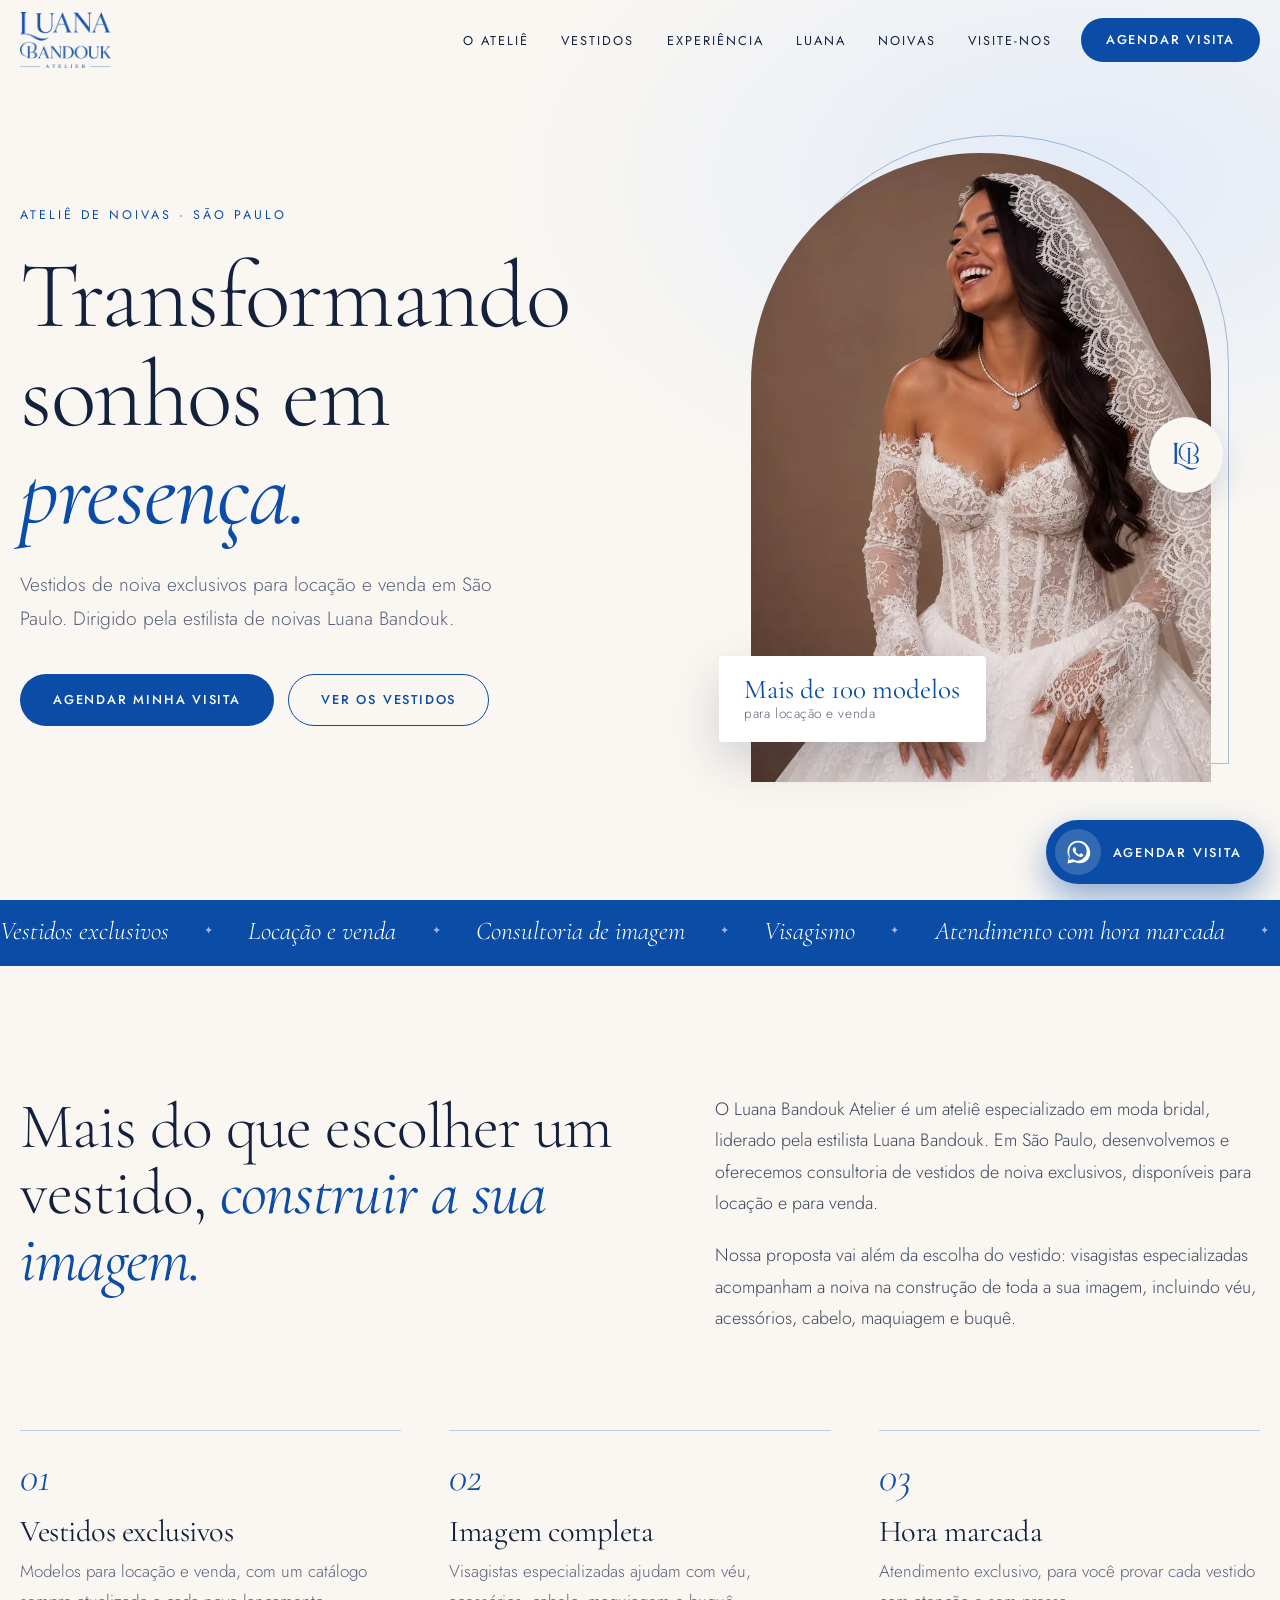
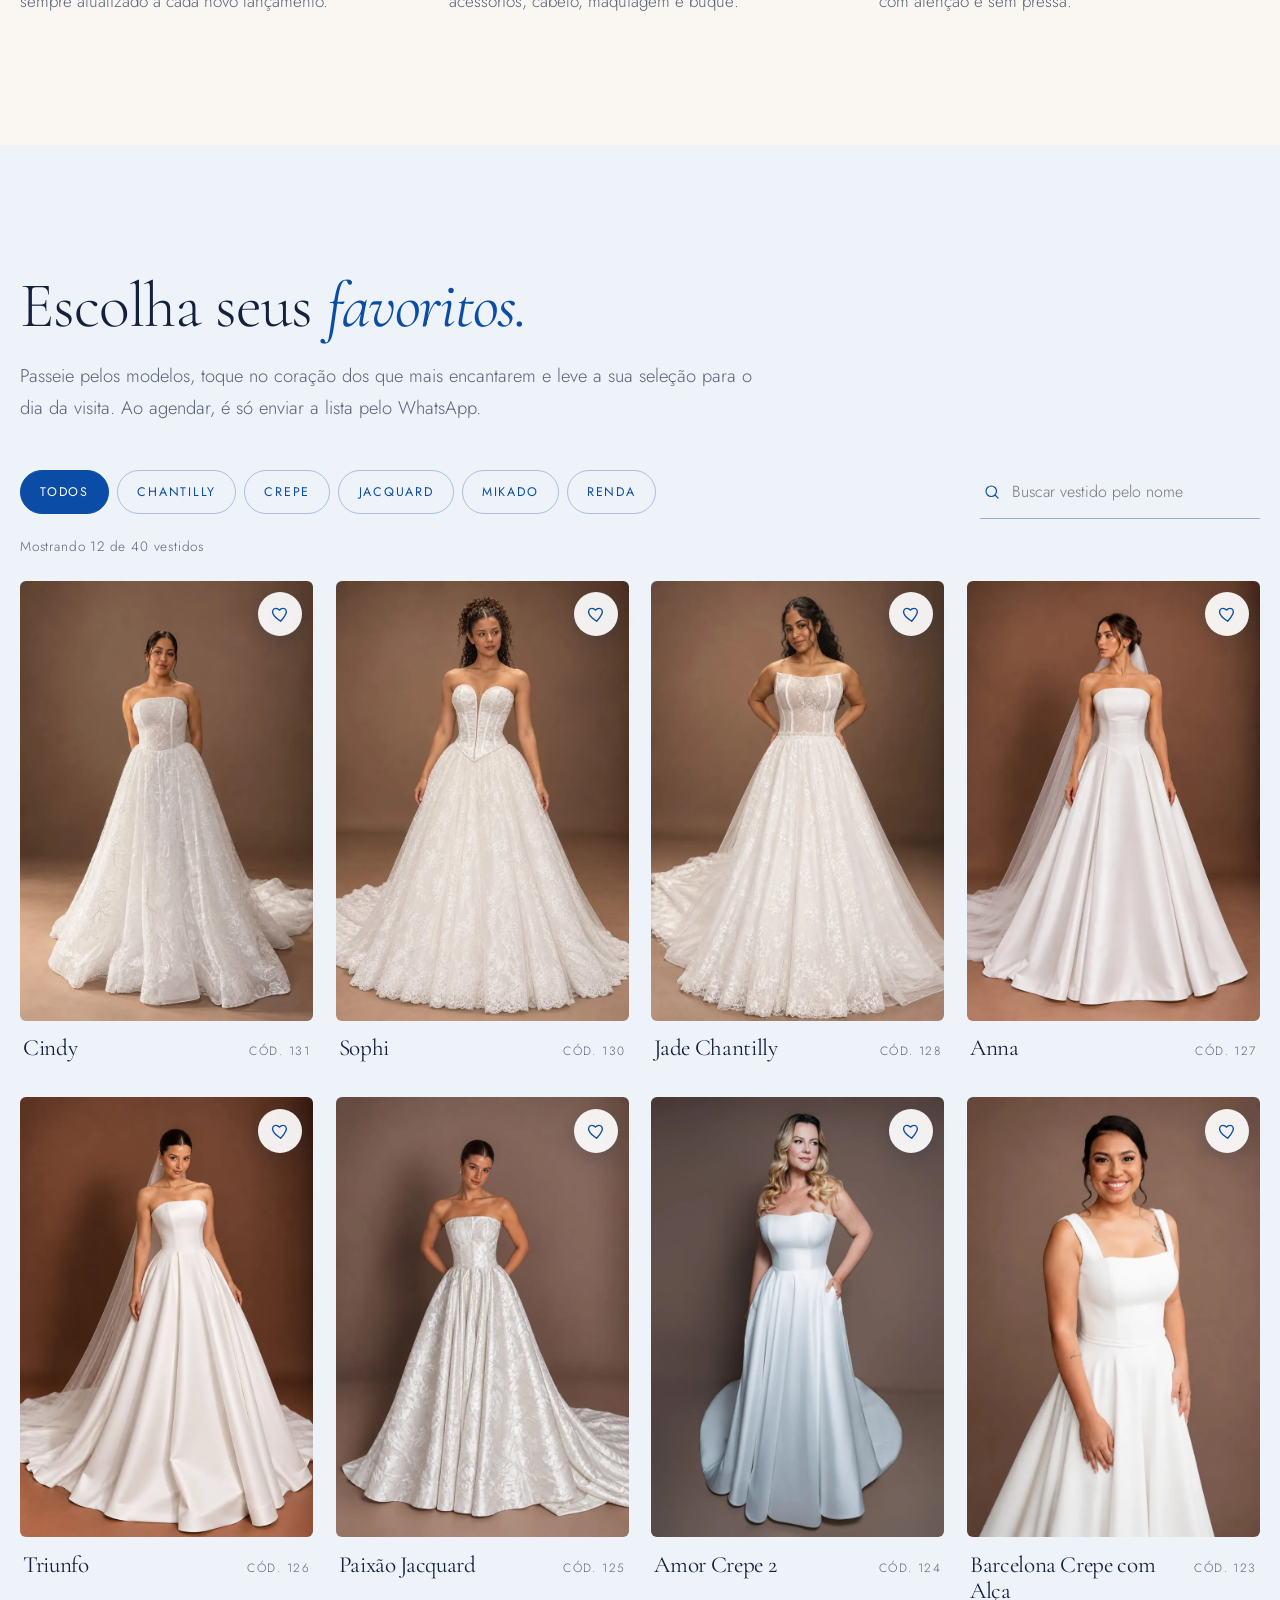
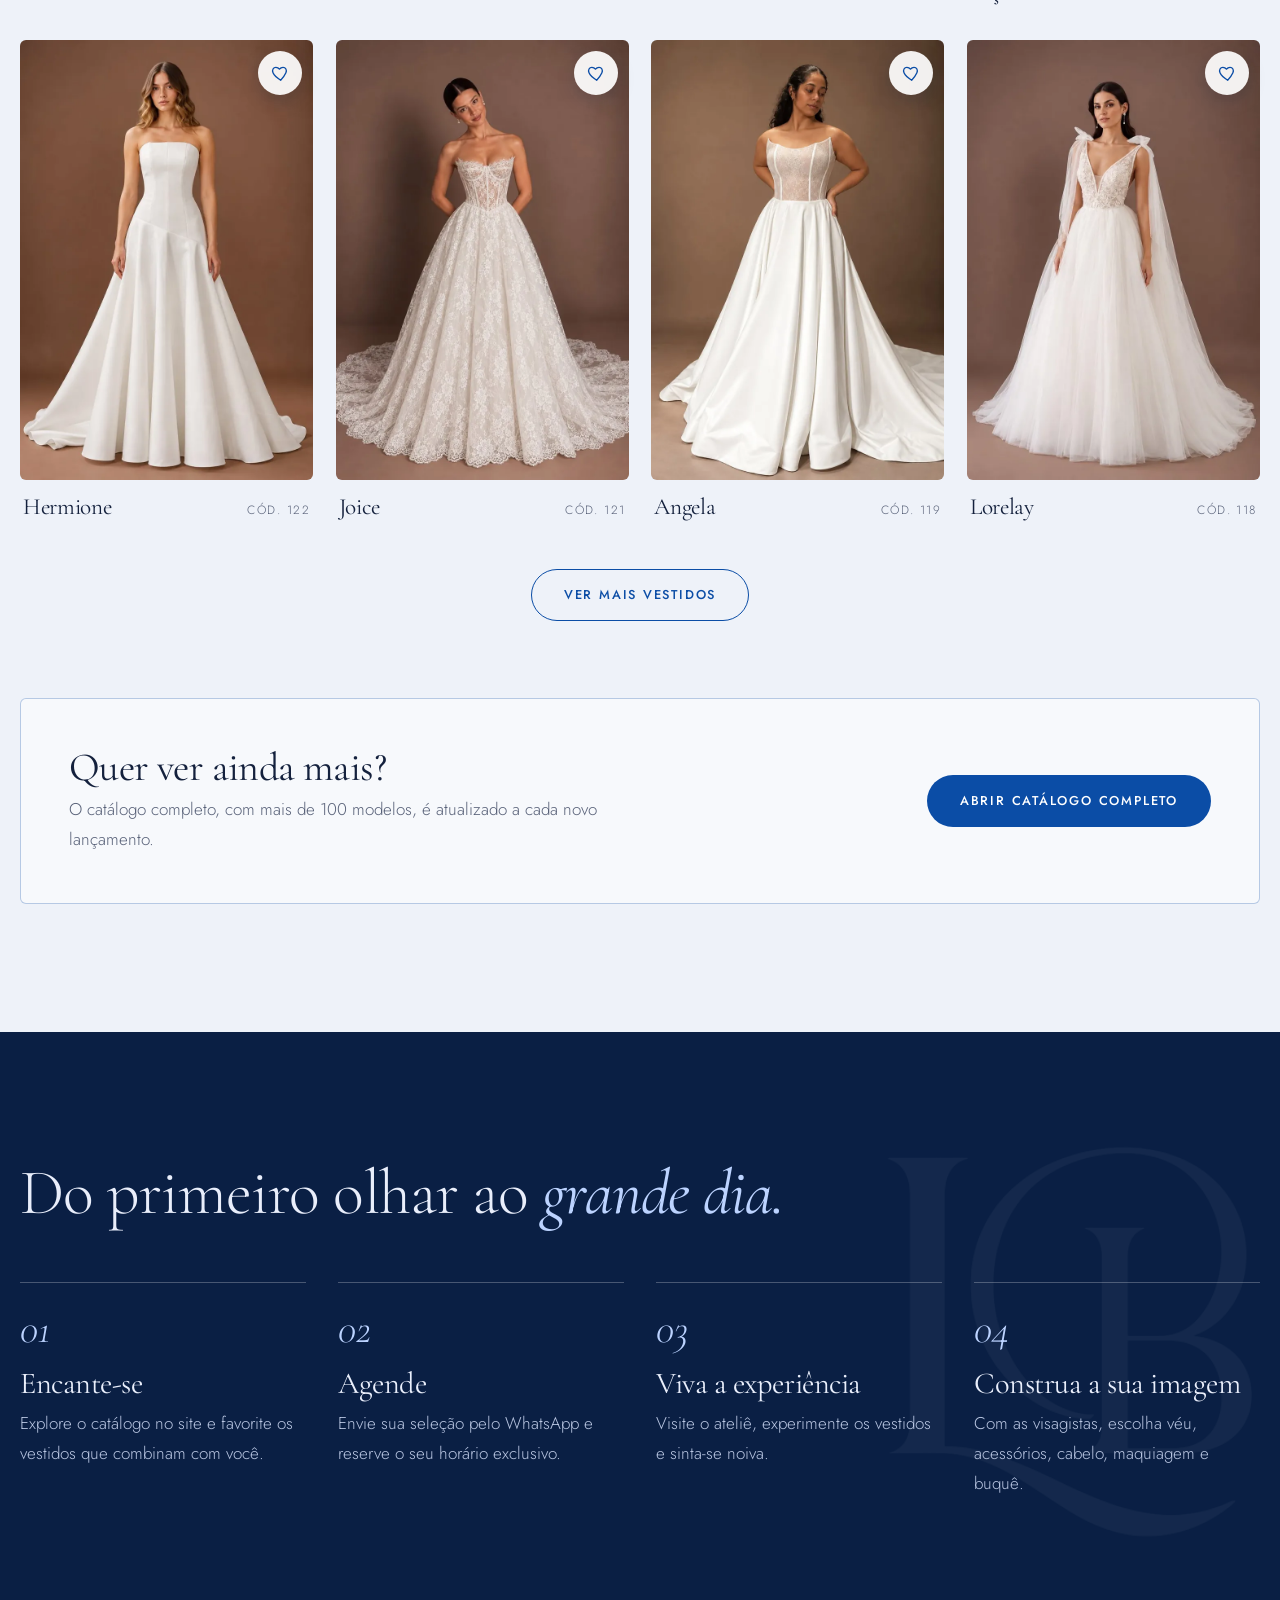
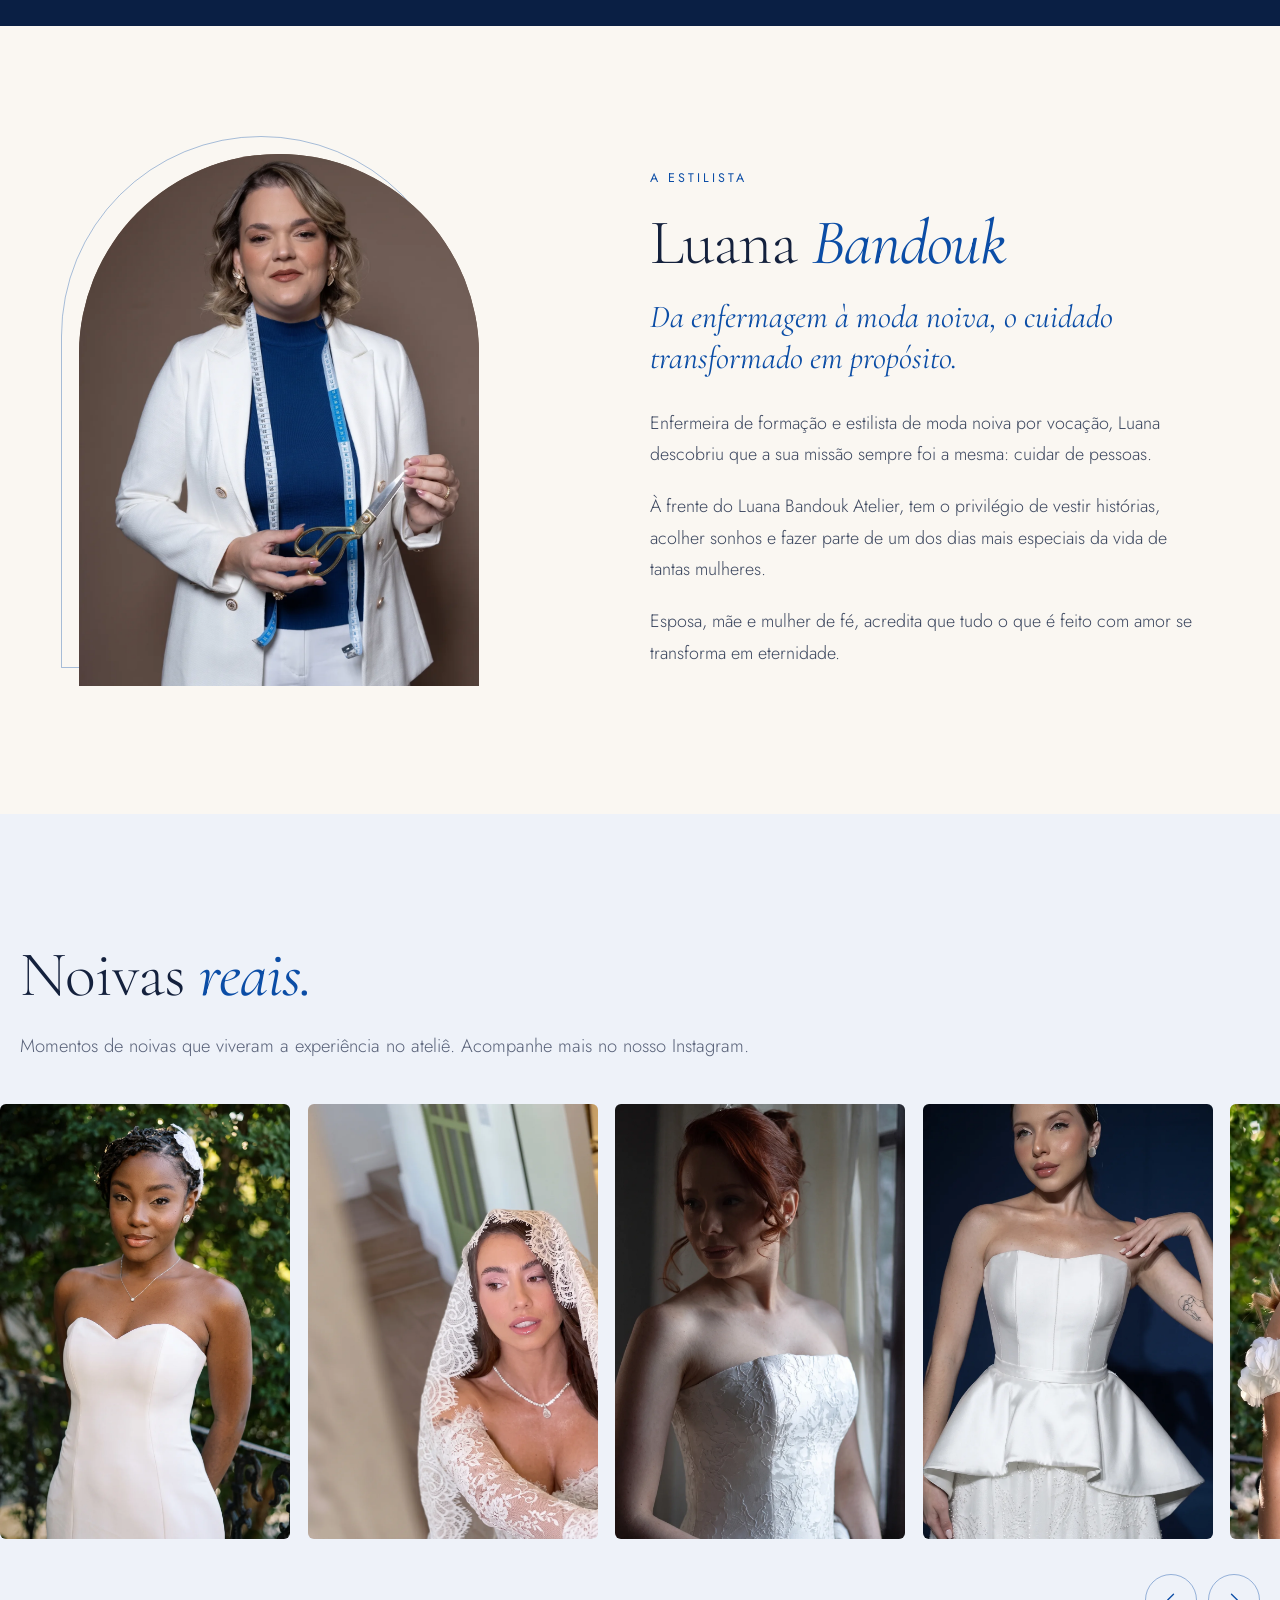
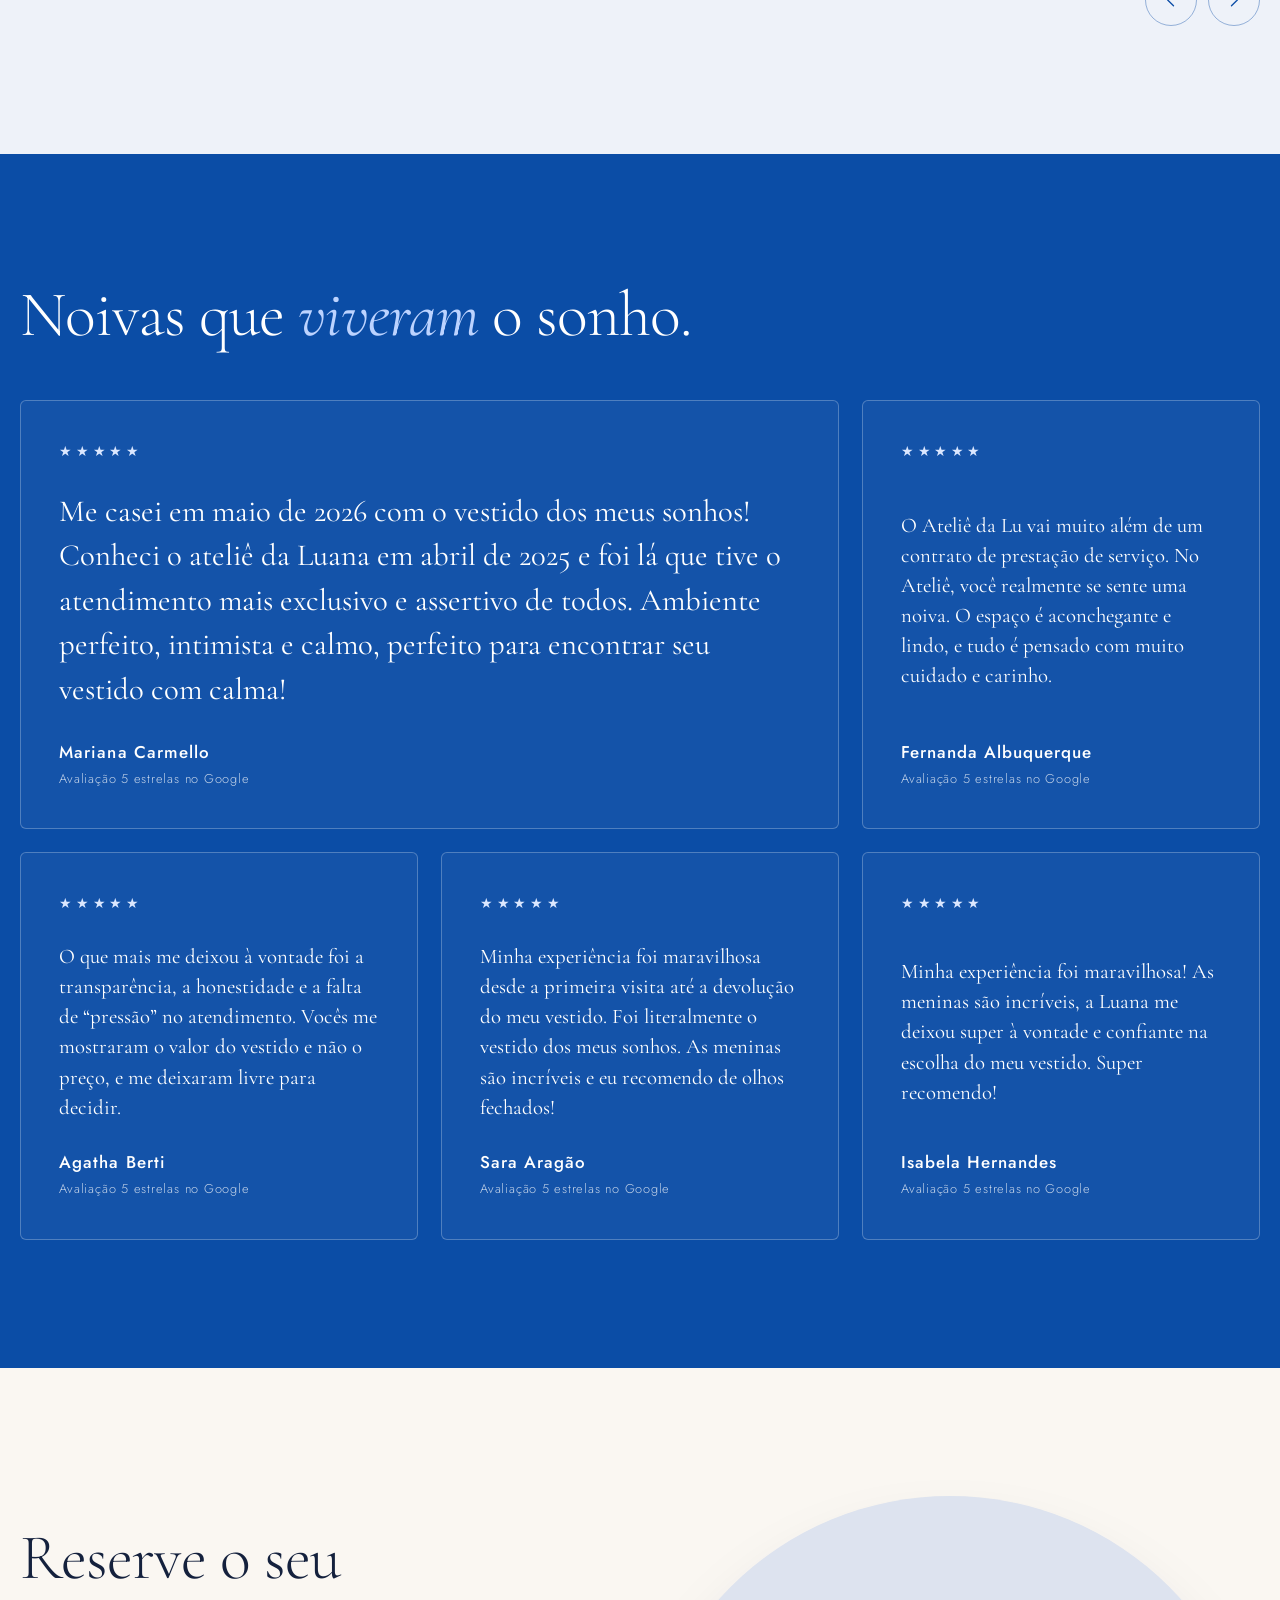
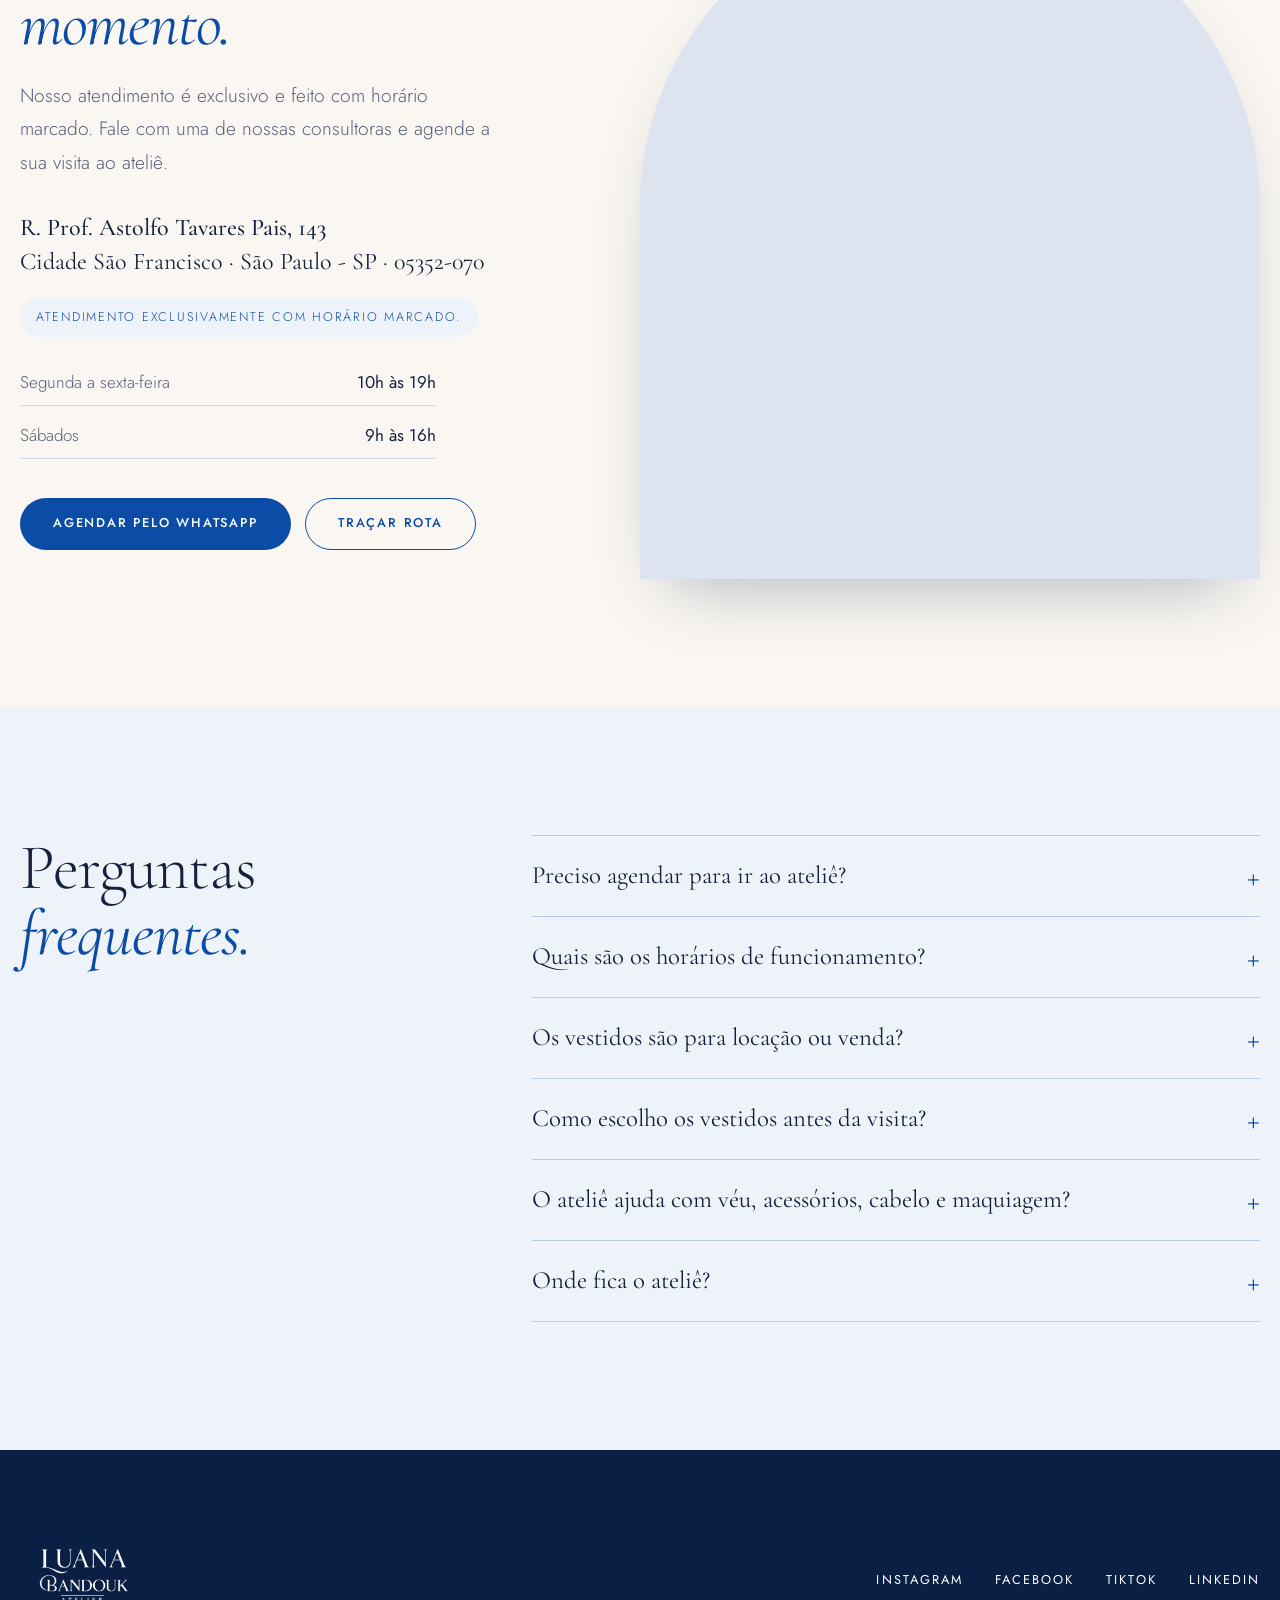
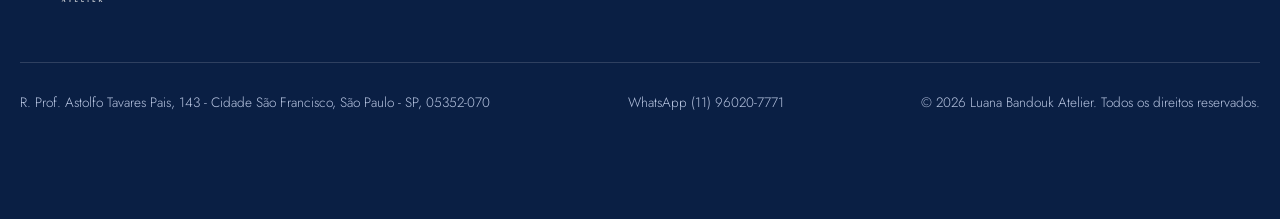
<file: lb-site/index.html>
<!DOCTYPE html>
<html lang="pt-BR">
<head>
<meta charset="utf-8">
<meta name="viewport" content="width=device-width, initial-scale=1, viewport-fit=cover">
<title>Luana Bandouk Atelier | Vestidos de noiva exclusivos em São Paulo</title>
<meta name="description" content="Vestidos de noiva exclusivos para locação e venda em São Paulo. Ateliê dirigido pela estilista Luana Bandouk. Atendimento com hora marcada.">
<meta name="theme-color" content="#faf7f2">
<meta property="og:type" content="website">
<meta property="og:title" content="Luana Bandouk Atelier | Vestidos de noiva em São Paulo">
<meta property="og:description" content="Vestidos de noiva exclusivos para locação e venda. Agende a sua visita.">
<meta property="og:image" content="assets/img/catalogo/24-aimmee.webp">
<meta property="og:locale" content="pt_BR">
<link rel="icon" type="image/png" href="assets/img/marca/icone-512.png">
<link rel="apple-touch-icon" href="assets/img/marca/apple-touch-icon.png">
<link rel="preconnect" href="https://fonts.googleapis.com">
<link rel="preconnect" href="https://fonts.gstatic.com" crossorigin>
<link rel="stylesheet" href="https://fonts.googleapis.com/css2?family=Cormorant+Garamond:ital,wght@0,300;0,400;0,500;1,300;1,400&family=Jost:wght@300;400;500&display=swap">
<link rel="stylesheet" href="css/style.css">
</head>
<body>
<a class="skip" href="#conteudo">Ir para o conteúdo</a>

<header class="topo" id="topo"><div class="wrap topo-in">
  <a class="marca" href="#inicio" aria-label="Luana Bandouk Atelier, início"><img src="assets/img/marca/logo-azul.png" alt="Luana Bandouk Atelier" width="800" height="490"></a>
  <button class="menu-btn" id="menu-btn" aria-expanded="false" aria-controls="menu"><span class="sr">Abrir menu</span><i></i></button>
  <nav class="menu" id="menu" aria-label="Principal"><ul id="menu-lista"></ul><a class="btn btn-azul" data-zap="padrao" target="_blank" rel="noopener">Agendar visita</a></nav>
</div></header>

<main id="conteudo">
  <section class="hero" id="inicio"><div class="wrap hero-in">
    <div class="hero-txt">
      <p class="selo" id="h-selo"></p>
      <h1 id="h-titulo"></h1><p class="lead" id="h-texto"></p>
      <div class="hero-bt"><a class="btn btn-azul" id="h-b1" data-zap="padrao" target="_blank" rel="noopener"></a><a class="btn btn-linha" id="h-b2" href="#vestidos"></a></div>
    </div>
    <div class="hero-arco">
      <div class="arco" id="h-arco"></div>
      <img class="hero-simb" src="assets/img/marca/simbolo-azul.png" alt="" aria-hidden="true">
      <div class="hero-cartao"><strong id="h-cartao-t"></strong><span id="h-cartao-x"></span></div>
    </div>
  </div></section>

  <div class="faixa" aria-hidden="true"><div class="faixa-trilho" id="faixa"></div></div>

  <section class="s-marfim" id="atelie"><div class="wrap atelie-in">
    <div><h2 class="rv" id="a-titulo"></h2></div>
    <div class="rv"><div id="a-texto" class="corpo"></div></div>
    <ul class="pilares" id="a-pilares"></ul>
  </div></section>

  <section class="s-nevoa" id="vestidos"><div class="wrap">
    <header class="cat-cab"><h2 class="rv" id="c-titulo"></h2><p class="rv" id="c-texto"></p></header>
    <div class="cat-ferr">
      <div class="chips" id="c-chips" role="group" aria-label="Filtrar vestidos"></div>
      <label class="busca"><span class="sr">Buscar vestido</span><svg viewBox="0 0 24 24" width="18" height="18" fill="none" stroke="currentColor" stroke-width="1.6" stroke-linecap="round"><circle cx="11" cy="11" r="7"/><path d="M20 20l-3.5-3.5"/></svg><input type="search" id="c-busca" autocomplete="off"></label>
    </div>
    <p class="cat-cont" id="c-cont" aria-live="polite"></p>
    <div class="grade" id="c-grade"></div>
    <p class="vazio" id="c-vazio" hidden>Nenhum vestido encontrado. Tente outro nome ou filtro.</p>
    <div class="mais"><button class="btn btn-linha" id="c-mais"></button></div>
    <div class="completo"><div><h3 id="c-comp-t"></h3><p id="c-comp-x"></p></div><a class="btn btn-azul" id="c-comp-b" target="_blank" rel="noopener"></a></div>
  </div></section>

  <section class="s-noite" id="experiencia"><div class="wrap"><h2 class="rv" id="e-titulo"></h2><ol class="passos" id="e-passos"></ol></div></section>

  <section class="s-marfim" id="luana"><div class="wrap luana-in">
    <div class="luana-foto rv"><div class="arco-l"><img id="l-foto" alt="" loading="lazy" width="1200" height="1607"></div></div>
    <div class="luana-txt"><p class="selo" id="l-selo"></p><h2 class="rv" id="l-titulo"></h2><p class="sub" id="l-sub"></p><div class="corpo" id="l-texto"></div></div>
  </div></section>

  <section class="s-nevoa" id="noivas"><div class="wrap">
    <header class="cat-cab"><h2 class="rv" id="g-titulo"></h2><p id="g-texto"></p></header>
  </div>
    <div class="gal-wrap"><div class="gal" id="g-trilho" tabindex="0" role="region" aria-label="Galeria de noivas, role para o lado"></div></div>
    <div class="wrap gal-ctrl"><button class="seta" id="g-ant" aria-label="Fotos anteriores"><svg viewBox="0 0 24 24" width="20" height="20" fill="none" stroke="currentColor" stroke-width="1.6" stroke-linecap="round" stroke-linejoin="round"><path d="M15 5l-7 7 7 7"/></svg></button><button class="seta" id="g-prox" aria-label="Próximas fotos"><svg viewBox="0 0 24 24" width="20" height="20" fill="none" stroke="currentColor" stroke-width="1.6" stroke-linecap="round" stroke-linejoin="round"><path d="M9 5l7 7-7 7"/></svg></button></div>
  </section>

  <section class="s-azul" id="depoimentos"><div class="wrap"><h2 class="rv" id="d-titulo"></h2><div class="depo" id="d-lista"></div></div></section>

  <section class="s-marfim" id="visita"><div class="wrap visita-in">
    <div class="visita-info">
      <h2 class="rv" id="v-titulo"></h2><p class="lead" id="v-texto"></p>
      <address id="v-end"></address>
      <p class="aviso" id="v-aviso"></p>
      <dl class="horas" id="v-horas"></dl>
      <div class="hero-bt"><a class="btn btn-azul" id="v-botao" data-zap="padrao" target="_blank" rel="noopener"></a><a class="btn btn-linha" id="v-rota" target="_blank" rel="noopener">Traçar rota</a></div>
    </div>
    <div class="mapa"><iframe id="mapa" title="Mapa com a localização do Luana Bandouk Atelier" loading="lazy" referrerpolicy="no-referrer-when-downgrade" allowfullscreen></iframe></div>
  </div></section>

  <section class="s-nevoa faq" id="faq"><div class="wrap faq-in"><h2 class="rv" id="f-titulo"></h2><div id="f-lista"></div></div></section>
</main>

<footer class="rodape"><div class="wrap">
  <div class="rod-topo"><img src="assets/img/marca/logo-branco.png" alt="Luana Bandouk Atelier" width="800" height="548"><ul class="redes" id="r-redes"></ul></div>
  <div class="rod-base"><p id="r-end"></p><p id="r-tel"></p><p id="r-copy"></p></div>
</div></footer>

<!-- Botão flutuante do WhatsApp -->
<a class="zap" id="zap" data-zap="padrao" target="_blank" rel="noopener" aria-label="Agendar visita pelo WhatsApp"><span class="zap-ic"><svg viewBox="0 0 32 32" width="28" height="28" fill="currentColor" aria-hidden="true"><path d="M16.04 3C9.4 3 4 8.39 4 15.02c0 2.12.55 4.18 1.6 6L4 29l8.18-1.57a12 12 0 0 0 5.86 1.5h.01C24.7 28.93 30 23.55 30 16.9 30 10.3 24.66 3 16.04 3Zm0 22.9h-.01a10 10 0 0 1-5.1-1.4l-.37-.22-4.85.93.98-4.72-.24-.39A9.93 9.93 0 0 1 6.07 15C6.07 9.5 10.52 5.05 16.04 5.05c5.46 0 9.9 4.45 9.9 9.9-.01 5.5-4.45 10.95-9.9 10.95Zm5.43-7.4c-.3-.15-1.76-.87-2.03-.97-.27-.1-.47-.15-.67.15-.2.3-.77.97-.94 1.17-.17.2-.35.22-.65.07-.3-.15-1.26-.46-2.4-1.48-.89-.79-1.49-1.77-1.66-2.07-.17-.3-.02-.46.13-.6.13-.13.3-.35.45-.52.15-.17.2-.3.3-.5.1-.2.05-.37-.02-.52-.08-.15-.67-1.62-.92-2.22-.24-.58-.49-.5-.67-.51h-.57c-.2 0-.52.07-.8.37-.27.3-1.04 1.02-1.04 2.48 0 1.47 1.07 2.88 1.22 3.08.15.2 2.1 3.2 5.08 4.49.71.3 1.26.49 1.7.63.71.23 1.36.2 1.87.12.57-.08 1.76-.72 2-1.41.25-.7.25-1.3.17-1.42-.07-.13-.27-.2-.57-.35Z"/></svg></span><span class="zap-txt">Agendar visita</span></a>

<!-- Minha seleção -->
<button class="sel-pill" id="sel-pill" hidden aria-haspopup="dialog"><svg viewBox="0 0 24 24" width="18" height="18" fill="currentColor" aria-hidden="true"><path d="M12 21s-7.5-4.6-9.6-9.2C.9 8.4 2.7 5 6 5c2 0 3.4 1.1 4.2 2.3h.1C11.1 6.1 12.5 5 14.5 5 17.8 5 19.6 8.4 18.1 11.8 16 16.4 12 21 12 21Z" transform="translate(1.2 .5)"/></svg><span>Minha seleção</span><b id="sel-n">0</b></button>
<aside class="gaveta" id="gaveta" aria-label="Minha seleção de vestidos" hidden>
  <div class="gaveta-fundo" id="gaveta-fundo"></div>
  <div class="gaveta-painel" role="dialog" aria-modal="true" aria-labelledby="gaveta-t">
    <header><h3 id="gaveta-t">Minha seleção</h3><button class="fechar" id="gaveta-x" aria-label="Fechar">&times;</button></header>
    <p class="gaveta-sub">Estes são os vestidos que você quer experimentar na sua visita.</p>
    <ul id="gaveta-lista"></ul>
    <footer><a class="btn btn-azul btn-bloco" id="gaveta-zap" target="_blank" rel="noopener">Agendar visita com esta seleção</a><button class="link" id="gaveta-limpar">Limpar seleção</button></footer>
  </div>
</aside>

<!-- Visualizador de vestido -->
<dialog class="vis" id="vis" aria-label="Vestido ampliado">
  <button class="vis-x" id="vis-x" aria-label="Fechar">&times;</button>
  <button class="vis-s ant" id="vis-ant" aria-label="Vestido anterior"><svg viewBox="0 0 24 24" width="22" height="22" fill="none" stroke="currentColor" stroke-width="1.6" stroke-linecap="round" stroke-linejoin="round"><path d="M15 5l-7 7 7 7"/></svg></button>
  <div class="vis-corpo"><img id="vis-img" alt="">
    <div class="vis-info"><p class="cod" id="vis-cod"></p><h3 id="vis-nome"></h3>
      <button class="btn btn-linha-b" id="vis-fav" aria-pressed="false"></button>
      <a class="btn btn-claro" id="vis-zap" target="_blank" rel="noopener">Quero provar este vestido</a></div></div>
  <button class="vis-s prox" id="vis-prox" aria-label="Próximo vestido"><svg viewBox="0 0 24 24" width="22" height="22" fill="none" stroke="currentColor" stroke-width="1.6" stroke-linecap="round" stroke-linejoin="round"><path d="M9 5l7 7-7 7"/></svg></button>
</dialog>

<noscript><p style="padding:2rem;text-align:center">Ative o JavaScript para ver o site completo. Luana Bandouk Atelier.</p></noscript>
<script src="js/content.js"></script>
<script src="js/catalogo.js"></script>
<script src="js/main.js"></script>
</body>
</html>
</file>
<file: lb-site/css/style.css>
/* ===== CORES E FONTES DA MARCA (mude aqui para alterar o site inteiro) ===== */
:root{
  --azul:#0b4da6;        /* azul do logotipo */
  --azul-esc:#083a80;
  --noite:#0a1f44;       /* azul profundo (fundos escuros) */
  --marfim:#faf7f2;      /* fundo claro quente */
  --nevoa:#eef2f9;       /* fundo claro azulado */
  --tinta:#14213d;       /* texto */
  --suave:#586178;
  --serif:"Cormorant Garamond","Palatino Linotype",Georgia,serif;
  --sans:"Jost","Helvetica Neue",Arial,sans-serif;
  --largura:1240px;
  --ease:cubic-bezier(.2,.7,.2,1);
}
*,*::before,*::after{box-sizing:border-box}
html{scroll-behavior:smooth;scroll-padding-top:5.5rem;-webkit-text-size-adjust:100%}
body{margin:0;background:var(--marfim);color:var(--tinta);font:300 1.0625rem/1.75 var(--sans);-webkit-font-smoothing:antialiased;overflow-x:hidden}
img{max-width:100%;height:auto;display:block}
a{color:inherit}
p{margin:0}
[hidden]{display:none!important}
h1,h2,h3{font-family:var(--serif);font-weight:300;margin:0;line-height:1.04;letter-spacing:-.015em}
h1{font-size:clamp(3rem,7.4vw,6.2rem)}
h2{font-size:clamp(2.3rem,5vw,4rem)}
em{font-style:italic;font-weight:400;color:var(--azul)}
.wrap{width:min(var(--largura),100% - 2.5rem);margin-inline:auto}
.sr{position:absolute;width:1px;height:1px;overflow:hidden;clip:rect(0 0 0 0)}
.skip{position:absolute;left:-999px;top:.5rem;background:var(--azul);color:#fff;padding:.7rem 1rem;z-index:200;border-radius:8px}.skip:focus{left:.5rem}
:focus-visible{outline:2px solid var(--azul);outline-offset:3px;border-radius:4px}
section{padding:clamp(5rem,10vw,9rem) 0;position:relative}
.s-marfim{background:var(--marfim)}.s-nevoa{background:var(--nevoa)}
.s-noite{background:var(--noite);color:#e9eefb}.s-noite em,.s-azul em{color:#bcd3ff}
.s-azul{background:var(--azul);color:#fff}
.selo{font:400 .78rem/1 var(--sans);letter-spacing:.24em;text-transform:uppercase;color:var(--azul);margin-bottom:1.6rem}
.lead{font-size:1.2rem;color:var(--suave);max-width:30rem}

/* botões */
.btn{display:inline-flex;align-items:center;justify-content:center;gap:.6rem;padding:1.05rem 2rem;border-radius:999px;border:1px solid transparent;font:500 .8rem/1 var(--sans);letter-spacing:.14em;text-transform:uppercase;text-decoration:none;cursor:pointer;min-height:52px;transition:background .3s,color .3s,border-color .3s,transform .3s var(--ease)}
.btn:hover{transform:translateY(-2px)}
.btn-azul{background:var(--azul);color:#fff}.btn-azul:hover{background:var(--azul-esc)}
.btn-linha{border-color:var(--azul);color:var(--azul);background:transparent}.btn-linha:hover{background:var(--azul);color:#fff}
.btn-claro{background:#fff;color:var(--azul)}.btn-claro:hover{background:var(--nevoa)}
.btn-linha-b{border-color:rgba(255,255,255,.5);color:#fff;background:transparent}.btn-linha-b:hover{background:rgba(255,255,255,.12)}
.btn-bloco{width:100%}

/* ===== topo ===== */
.topo{position:fixed;inset:0 0 auto 0;z-index:70;padding-top:env(safe-area-inset-top);transition:background .4s,box-shadow .4s}
.topo.solido{background:rgba(250,247,242,.92);backdrop-filter:blur(14px);box-shadow:0 1px 0 rgba(11,77,166,.1)}
.topo-in{display:flex;align-items:center;justify-content:space-between;height:5rem}
.marca img{height:56px;width:auto}
.menu{display:flex;align-items:center;gap:1.8rem}
.menu ul{display:flex;gap:2rem;list-style:none;margin:0;padding:0}
.menu li a{text-decoration:none;font:400 .8rem var(--sans);letter-spacing:.16em;text-transform:uppercase;padding:.5rem 0;background:linear-gradient(var(--azul),var(--azul)) 0 100%/0 1px no-repeat;transition:background-size .35s var(--ease),color .2s}
.menu li a:hover{background-size:100% 1px;color:var(--azul)}
.menu .btn{padding:.85rem 1.5rem;min-height:44px}
.menu-btn{display:none;background:none;border:0;width:48px;height:48px;cursor:pointer;color:var(--tinta)}
.menu-btn i,.menu-btn i::before,.menu-btn i::after{display:block;width:26px;height:1.5px;background:currentColor;margin:auto;position:relative;transition:transform .3s,background .3s}
.menu-btn i::before,.menu-btn i::after{content:"";position:absolute;left:0}.menu-btn i::before{top:-8px}.menu-btn i::after{top:8px}
.menu-btn[aria-expanded=true] i{background:transparent}
.menu-btn[aria-expanded=true] i::before{transform:translateY(8px) rotate(45deg)}.menu-btn[aria-expanded=true] i::after{transform:translateY(-8px) rotate(-45deg)}
@media(max-width:1040px){
  .menu-btn{display:block}
  .menu{position:fixed;inset:calc(5rem + env(safe-area-inset-top)) 0 auto 0;background:var(--marfim);flex-direction:column;align-items:stretch;gap:1.4rem;padding:1rem 1.5rem 2rem;box-shadow:0 20px 40px rgba(10,31,68,.12);transform:translateY(-130%);visibility:hidden;transition:transform .45s var(--ease),visibility 0s .45s}
  .menu.aberto{transform:none;visibility:visible;transition-delay:0s}
  .menu ul{flex-direction:column;gap:0}
  .menu li a{display:block;padding:1rem 0;font-size:.95rem;border-bottom:1px solid rgba(11,77,166,.12);background:none}
}

/* ===== hero ===== */
.hero{min-height:100svh;padding:calc(7rem + env(safe-area-inset-top)) 0 clamp(3rem,6vw,5rem);display:flex;align-items:center;overflow:hidden;background:radial-gradient(1000px 600px at 85% 20%,#e3ebf8 0,transparent 60%),var(--marfim)}
.hero-in{display:grid;grid-template-columns:1.05fr .95fr;gap:3rem 4rem;align-items:center}
.hero-txt>*{animation:sobe 1.1s var(--ease) both}
.hero-txt>:nth-child(2){animation-delay:.12s}.hero-txt>:nth-child(3){animation-delay:.24s}.hero-txt>:nth-child(4){animation-delay:.36s}
@keyframes sobe{from{opacity:0;transform:translateY(26px)}}
.hero h1{margin-bottom:1.6rem}
.hero-bt{display:flex;flex-wrap:wrap;gap:.9rem;margin-top:2.4rem}
.hero-arco{position:relative;justify-self:center;width:min(460px,100%);animation:sobe 1.3s .2s var(--ease) both}
.hero-arco::before{content:"";position:absolute;inset:-18px -18px 18px 18px;border:1px solid rgba(11,77,166,.35);border-radius:999px 999px 0 0;z-index:0}
.arco{position:relative;z-index:1;aspect-ratio:3/4.1;border-radius:999px 999px 0 0;overflow:hidden;background:#d8dde8}
.arco img{position:absolute;inset:0;width:100%;height:100%;object-fit:cover;object-position:50% 20%;opacity:0;transform:scale(1.1);transition:opacity 1.6s ease,transform 7s linear}
.arco img.on{opacity:1;transform:scale(1)}
.hero-simb{position:absolute;z-index:3;width:74px;right:-12px;top:42%;background:var(--marfim);border-radius:50%;padding:16px;box-shadow:0 12px 30px rgba(10,31,68,.15)}
.hero-cartao{position:absolute;z-index:3;left:-2rem;bottom:2.5rem;background:#fff;padding:1.2rem 1.6rem;border-radius:4px;box-shadow:0 20px 50px rgba(10,31,68,.18);display:flex;flex-direction:column;line-height:1.3}
.hero-cartao strong{font:400 1.7rem/1.1 var(--serif);color:var(--azul)}.hero-cartao span{font-size:.85rem;color:var(--suave);letter-spacing:.04em}
@media(max-width:900px){.hero{min-height:0}.hero-in{grid-template-columns:1fr}.hero-arco{width:min(380px,86%);margin-top:1.5rem}.hero-cartao{left:-.8rem}.hero-simb{right:-8px;width:60px}}

/* faixa */
.faixa{background:var(--azul);color:#fff;overflow:hidden;padding:1.1rem 0;white-space:nowrap}
.faixa-trilho{display:inline-flex;gap:2.2rem;align-items:center;animation:rola 48s linear infinite;font:italic 300 1.6rem/1 var(--serif)}
.faixa-trilho i{font-style:normal;font-size:.7rem;opacity:.6}
@keyframes rola{to{transform:translateX(-25%)}}

/* revelar */
html.anima .rv{opacity:0;transform:translateY(30px);transition:opacity 1s var(--d,0ms),transform 1.1s var(--d,0ms) var(--ease)}
html.anima .rv.vi{opacity:1;transform:none}

/* ===== o ateliê ===== */
.atelie-in{display:grid;grid-template-columns:1.1fr 1fr;gap:3rem 6rem;align-items:start}
.corpo{display:grid;gap:1.3rem;font-size:1.12rem;color:#3b465e;max-width:34rem}
.pilares{grid-column:1/-1;list-style:none;margin:3rem 0 0;padding:0;display:grid;grid-template-columns:repeat(3,1fr);gap:2rem 3rem}
.pilares li,.passos li{border-top:1px solid rgba(11,77,166,.25);padding-top:1.6rem}
.num{display:block;font:italic 300 2.6rem/1 var(--serif);color:var(--azul);margin-bottom:1.1rem}
.pilares h3,.passos h3{font-size:1.9rem;margin-bottom:.6rem;font-weight:400}
.pilares p{color:var(--suave)}
@media(max-width:860px){.atelie-in,.pilares{grid-template-columns:1fr}}

/* ===== catálogo ===== */
.cat-cab{max-width:46rem;margin-bottom:2.6rem}.cat-cab p{margin-top:1.3rem;font-size:1.15rem;color:var(--suave)}
.cat-ferr{display:flex;justify-content:space-between;align-items:center;flex-wrap:wrap;gap:1.2rem 2rem;margin-bottom:1rem}
.chips{display:flex;flex-wrap:wrap;gap:.5rem}
.chips button{font:400 .78rem var(--sans);letter-spacing:.14em;text-transform:uppercase;padding:.7rem 1.2rem;border-radius:999px;border:1px solid rgba(11,77,166,.3);background:transparent;color:var(--azul);cursor:pointer;min-height:44px;transition:all .25s}
.chips button:hover{border-color:var(--azul)}.chips button[aria-pressed=true]{background:var(--azul);color:#fff;border-color:var(--azul)}
.busca{display:flex;align-items:center;gap:.7rem;border-bottom:1px solid rgba(11,77,166,.4);padding:.4rem .2rem;min-width:min(280px,100%);color:var(--azul)}
.busca input{flex:1;border:0;background:transparent;font:300 1rem var(--sans);color:var(--tinta);padding:.5rem 0;min-width:0;outline:0}
.busca:focus-within{border-color:var(--azul);box-shadow:0 1px 0 var(--azul)}
.cat-cont{font-size:.85rem;color:var(--suave);letter-spacing:.06em;margin:.8rem 0 1.4rem}
.grade{display:grid;grid-template-columns:repeat(4,1fr);gap:2.2rem 1.4rem}
.v{position:relative}
.v-img{display:block;width:100%;padding:0;border:0;background:#cfd6e4;border-radius:6px;overflow:hidden;cursor:pointer;aspect-ratio:2/3}
.v-img img{width:100%;height:100%;object-fit:cover;transition:transform .9s var(--ease)}
.v:hover .v-img img{transform:scale(1.045)}
.v-fav{position:absolute;top:.7rem;right:.7rem;width:44px;height:44px;border-radius:50%;border:0;background:rgba(255,255,255,.92);color:var(--azul);display:grid;place-items:center;cursor:pointer;box-shadow:0 6px 18px rgba(10,31,68,.18);transition:transform .3s var(--ease),background .25s,color .25s}
.v-fav svg{fill:none;stroke:currentColor;stroke-width:1.6;stroke-linejoin:round}
.v-fav:hover{transform:scale(1.1)}
.v-fav[aria-pressed=true]{background:var(--azul);color:#fff;animation:bate .45s var(--ease)}.v-fav[aria-pressed=true] svg{fill:currentColor}
@keyframes bate{40%{transform:scale(1.28)}}
.novo{position:absolute;top:.8rem;left:.8rem;background:var(--azul);color:#fff;font:500 .68rem/1 var(--sans);letter-spacing:.18em;text-transform:uppercase;padding:.5rem .8rem;border-radius:999px}
.v-info{padding:.9rem .2rem 0;display:flex;justify-content:space-between;align-items:baseline;gap:.8rem}
.v-info h3{font-size:1.45rem;font-weight:400;line-height:1.15}.v-info span{font-size:.75rem;letter-spacing:.12em;text-transform:uppercase;color:var(--suave);white-space:nowrap}
.vazio{text-align:center;padding:3rem 0;color:var(--suave)}
.mais{text-align:center;margin-top:3rem}
.completo{margin-top:clamp(3rem,6vw,5rem);display:flex;justify-content:space-between;align-items:center;gap:1.5rem 3rem;flex-wrap:wrap;padding:clamp(1.8rem,4vw,3rem);border:1px solid rgba(11,77,166,.28);border-radius:6px;background:rgba(255,255,255,.55)}
.completo h3{font-size:clamp(1.8rem,3.4vw,2.5rem);font-weight:400;margin-bottom:.4rem}.completo p{color:var(--suave);max-width:36rem}
@media(max-width:980px){.grade{grid-template-columns:repeat(3,1fr)}}
@media(max-width:640px){.grade{grid-template-columns:repeat(2,1fr);gap:1.6rem .8rem}.v-info{flex-direction:column;gap:.1rem}.v-info h3{font-size:1.2rem}.v-fav{width:40px;height:40px;top:.5rem;right:.5rem}}

/* ===== experiência ===== */
#experiencia{overflow:hidden}
#experiencia::before{content:"";position:absolute;right:-8%;top:50%;width:min(620px,70vw);aspect-ratio:1;transform:translateY(-50%);background:url(../assets/img/marca/simbolo-branco.png) center/contain no-repeat;opacity:.045;pointer-events:none}
.passos{position:relative;list-style:none;margin:3.5rem 0 0;padding:0;display:grid;grid-template-columns:repeat(4,1fr);gap:2rem}
.passos li{border-color:rgba(255,255,255,.25)}.passos .num{color:#bcd3ff}.passos p{color:#b9c6e2}
@media(max-width:900px){.passos{grid-template-columns:1fr 1fr}}@media(max-width:560px){.passos{grid-template-columns:1fr}}

/* ===== luana ===== */
.luana-in{display:grid;grid-template-columns:.85fr 1fr;gap:3rem 7rem;align-items:center}
.luana-foto{justify-self:center;position:relative;width:min(400px,100%)}
.luana-foto::before{content:"";position:absolute;inset:-18px 18px 18px -18px;border:1px solid rgba(11,77,166,.35);border-radius:999px 999px 0 0}
.arco-l{position:relative;border-radius:999px 999px 0 0;overflow:hidden;background:#6b5446}
.arco-l img{width:100%;aspect-ratio:391/520;object-fit:cover;object-position:50% 15%}
.luana h2,.luana-txt h2{margin-bottom:1.2rem}
.sub{font:italic 400 clamp(1.5rem,2.6vw,2rem)/1.3 var(--serif);color:var(--azul);margin-bottom:1.8rem}
@media(max-width:860px){.luana-in{grid-template-columns:1fr}}

/* ===== galeria ===== */
.gal-wrap{margin-top:1rem}
.gal{display:flex;gap:1.1rem;overflow-x:auto;scroll-snap-type:x mandatory;padding:0 max(1.25rem,calc((100vw - var(--largura))/2)) 1rem;scrollbar-width:none;overscroll-behavior-x:contain}
.gal::-webkit-scrollbar{display:none}
.gal figure{margin:0;flex:none;width:clamp(210px,24vw,290px);scroll-snap-align:start;border-radius:6px;overflow:hidden;background:#cfd6e4}
.gal img{width:100%;aspect-ratio:2/3;object-fit:cover;transition:transform .9s var(--ease)}.gal figure:hover img{transform:scale(1.05)}
.gal-ctrl{display:flex;gap:.7rem;justify-content:flex-end;margin-top:1.2rem}
.seta{width:52px;height:52px;border-radius:50%;border:1px solid rgba(11,77,166,.4);background:transparent;color:var(--azul);display:grid;place-items:center;cursor:pointer;transition:all .25s}.seta:hover{background:var(--azul);color:#fff}

/* ===== depoimentos ===== */
.depo{display:grid;grid-template-columns:repeat(3,1fr);gap:1.4rem;margin-top:3.2rem}
.depo figure{margin:0;padding:clamp(1.8rem,3vw,2.6rem);border:1px solid rgba(255,255,255,.25);border-radius:6px;display:flex;flex-direction:column;justify-content:space-between;gap:1.6rem;background:rgba(255,255,255,.04)}
.depo figure:first-child{grid-column:span 2}.depo figure:first-child blockquote{font-size:clamp(1.5rem,2.4vw,1.95rem)}
.estrelas{color:#dbe7ff;letter-spacing:.25em;font-size:.9rem}
.depo blockquote{margin:0;font:400 1.3rem/1.45 var(--serif)}
.depo figcaption{display:flex;flex-direction:column}.depo figcaption strong{font-weight:500;letter-spacing:.06em}.depo figcaption span{font-size:.8rem;opacity:.75;letter-spacing:.06em}
@media(max-width:900px){.depo{grid-template-columns:1fr}.depo figure:first-child{grid-column:auto}}

/* ===== visita ===== */
.visita-in{display:grid;grid-template-columns:1fr 1.15fr;gap:3rem 5rem;align-items:center}
.visita-info .lead{margin:1.3rem 0 2rem}
address{font:400 1.5rem/1.4 var(--serif);font-style:normal;margin-bottom:.8rem}address strong{font-weight:500}
.aviso{display:inline-block;background:var(--nevoa);color:var(--azul);font-size:.78rem;letter-spacing:.14em;text-transform:uppercase;padding:.55rem 1rem;border-radius:999px;margin:.4rem 0 1.4rem}
.horas{margin:0;display:grid;gap:.4rem}.horas div{display:flex;justify-content:space-between;gap:1rem;max-width:26rem;border-bottom:1px solid rgba(11,77,166,.18);padding:.5rem 0}.horas dt{color:var(--suave)}.horas dd{margin:0;font-weight:400}
.mapa{border-radius:999px 999px 6px 6px;overflow:hidden;aspect-ratio:4/4.4;background:#dde3ef;box-shadow:0 30px 70px -30px rgba(10,31,68,.35)}.mapa iframe{width:100%;height:100%;border:0;display:block}
@media(max-width:860px){.visita-in{grid-template-columns:1fr}.mapa{border-radius:24px;aspect-ratio:1/1}}

/* faq */
.faq-in{display:grid;grid-template-columns:.8fr 1.4fr;gap:2.5rem 6rem;align-items:start}
details{border-bottom:1px solid rgba(11,77,166,.22)}details:first-child{border-top:1px solid rgba(11,77,166,.22)}
summary{list-style:none;cursor:pointer;display:flex;justify-content:space-between;align-items:center;gap:1.5rem;padding:1.5rem 0;font:400 1.55rem/1.25 var(--serif);min-height:52px}
summary::-webkit-details-marker{display:none}
summary::after{content:"+";font:300 2rem/1 var(--serif);color:var(--azul);transition:transform .4s var(--ease)}
details[open] summary::after{transform:rotate(45deg)}
details p{padding:0 3rem 1.6rem 0;color:var(--suave);max-width:42rem;animation:abre .45s var(--ease) both}
@keyframes abre{from{opacity:0;transform:translateY(-8px)}}
@media(max-width:860px){.faq-in{grid-template-columns:1fr}}

/* rodapé */
.rodape{background:var(--noite);color:#b9c6e2;padding:clamp(3.5rem,7vw,5.5rem) 0 2rem;font-size:.95rem}
.rod-topo{display:flex;justify-content:space-between;align-items:center;flex-wrap:wrap;gap:2rem;padding-bottom:2.5rem;border-bottom:1px solid rgba(255,255,255,.15)}
.rod-topo img{height:84px;width:auto}
.redes{list-style:none;display:flex;flex-wrap:wrap;gap:.4rem 2rem;margin:0;padding:0}
.redes a{display:inline-block;padding:.6rem 0;text-decoration:none;font:400 .8rem var(--sans);letter-spacing:.16em;text-transform:uppercase;color:#fff;background:linear-gradient(#bcd3ff,#bcd3ff) 0 100%/0 1px no-repeat;transition:background-size .35s var(--ease)}.redes a:hover{background-size:100% 1px}
.rod-base{display:flex;justify-content:space-between;flex-wrap:wrap;gap:.6rem 2rem;padding-top:1.8rem;font-size:.85rem}
.rodape{padding-bottom:calc(2rem + 72px)}

/* ===== botão flutuante do WhatsApp ===== */
.zap{position:fixed;z-index:90;right:max(1rem,env(safe-area-inset-right));bottom:max(1rem,env(safe-area-inset-bottom));display:flex;align-items:center;gap:.7rem;background:var(--azul);color:#fff;text-decoration:none;border-radius:999px;padding:.55rem 1.4rem .55rem .6rem;box-shadow:0 14px 34px rgba(11,77,166,.45);transition:transform .35s var(--ease),background .25s}
.zap:hover{transform:translateY(-3px);background:var(--azul-esc)}
.zap-ic{width:46px;height:46px;border-radius:50%;background:rgba(255,255,255,.16);display:grid;place-items:center;position:relative}
.zap-ic::after{content:"";position:absolute;inset:0;border-radius:50%;border:2px solid #fff;opacity:0;animation:onda 2.8s ease-out infinite}
@keyframes onda{0%{transform:scale(1);opacity:.7}100%{transform:scale(1.7);opacity:0}}
.zap-txt{font:500 .8rem var(--sans);letter-spacing:.14em;text-transform:uppercase}
@media(max-width:640px){.zap{padding:.5rem}.zap-txt{display:none}.zap-ic{width:50px;height:50px}}

/* ===== seleção (favoritos) ===== */
.sel-pill{position:fixed;z-index:90;left:max(1rem,env(safe-area-inset-left));bottom:max(1rem,env(safe-area-inset-bottom));display:flex;align-items:center;gap:.6rem;background:#fff;color:var(--azul);border:1px solid rgba(11,77,166,.35);border-radius:999px;padding:.9rem 1.1rem .9rem 1.2rem;font:500 .78rem/1 var(--sans);letter-spacing:.14em;text-transform:uppercase;cursor:pointer;box-shadow:0 14px 34px rgba(10,31,68,.2);min-height:52px}
.sel-pill b{background:var(--azul);color:#fff;border-radius:999px;min-width:26px;height:26px;display:grid;place-items:center;font-size:.78rem;letter-spacing:0}
.sel-pill.pulso{animation:bate .5s var(--ease)}
@media(max-width:640px){.sel-pill span{display:none}.sel-pill{padding:.9rem .9rem .9rem 1rem}}
.gaveta{position:fixed;inset:0;z-index:100}
.gaveta-fundo{position:absolute;inset:0;background:rgba(10,31,68,.55);opacity:0;transition:opacity .35s}
.gaveta-painel{position:absolute;right:0;top:0;bottom:0;width:min(440px,100%);background:var(--marfim);display:flex;flex-direction:column;padding:1.6rem 1.6rem calc(1.4rem + env(safe-area-inset-bottom));transform:translateX(100%);transition:transform .45s var(--ease)}
.gaveta.on .gaveta-fundo{opacity:1}.gaveta.on .gaveta-painel{transform:none}
.gaveta header{display:flex;justify-content:space-between;align-items:center}.gaveta h3{font-size:2.1rem;font-weight:400}
.fechar{background:none;border:0;font-size:2.2rem;line-height:1;color:var(--azul);cursor:pointer;width:48px;height:48px}
.gaveta-sub{color:var(--suave);font-size:.95rem;margin:.3rem 0 1.2rem}
#gaveta-lista{list-style:none;margin:0;padding:0;overflow:auto;flex:1}
#gaveta-lista li{display:flex;align-items:center;gap:1rem;padding:.8rem 0;border-bottom:1px solid rgba(11,77,166,.15)}
#gaveta-lista img{width:56px;height:84px;object-fit:cover;border-radius:4px}
#gaveta-lista div{flex:1;display:flex;flex-direction:column}#gaveta-lista strong{font:400 1.3rem/1.2 var(--serif)}#gaveta-lista span{font-size:.75rem;letter-spacing:.12em;text-transform:uppercase;color:var(--suave)}
#gaveta-lista button{background:none;border:1px solid rgba(11,77,166,.3);border-radius:50%;width:40px;height:40px;font-size:1.3rem;color:var(--azul);cursor:pointer}
.gaveta footer{padding-top:1.2rem;display:grid;gap:.6rem}.link{background:none;border:0;color:var(--suave);text-decoration:underline;cursor:pointer;font:300 .9rem var(--sans);padding:.7rem}

/* ===== visualizador de vestido ===== */
.vis{border:0;padding:0;margin:0;width:100%;height:100%;max-width:100vw;max-height:100vh;background:transparent;color:#fff;overflow:hidden}
.vis[open]{display:grid;place-items:center}.vis::backdrop{background:rgba(8,22,52,.95)}
.vis-corpo{display:grid;grid-template-columns:auto minmax(260px,340px);gap:2.5rem;align-items:center;max-width:94vw}
.vis-corpo img{height:min(88vh,900px);width:auto;max-width:56vw;border-radius:6px;box-shadow:0 30px 80px rgba(0,0,0,.5)}
.vis-info{display:grid;gap:1rem}.vis-info .cod{font-size:.78rem;letter-spacing:.2em;text-transform:uppercase;color:#bcd3ff}.vis-info h3{font-size:clamp(2.2rem,4vw,3.2rem);font-weight:300;margin-bottom:.6rem}
.vis-info .btn{width:100%}.vis-info .btn svg{fill:none;stroke:currentColor;stroke-width:1.6;width:18px;height:18px}.vis-info [aria-pressed=true] svg{fill:currentColor}
.vis button.vis-x,.vis-s{position:absolute;background:rgba(255,255,255,.1);color:#fff;border:0;border-radius:50%;width:52px;height:52px;display:grid;place-items:center;cursor:pointer;transition:background .25s}
.vis-x{top:max(1rem,env(safe-area-inset-top));right:1rem;font-size:2rem;line-height:1;padding:0 0 .2rem}
.vis-s{top:calc(50% - 26px)}.vis-s.ant{left:1rem}.vis-s.prox{right:1rem}.vis-x:hover,.vis-s:hover{background:var(--azul)}
@media(max-width:800px){.vis[open]{align-items:start;overflow:auto;padding:4.5rem 0 1rem}.vis-corpo{grid-template-columns:1fr;gap:1.2rem;justify-items:center;width:100%;padding:0 1.25rem}.vis-corpo img{height:auto;max-height:62vh;max-width:100%}.vis-info{width:100%;max-width:420px}.vis-s{top:auto;bottom:1rem;position:fixed;background:rgba(255,255,255,.18)}.vis-s.ant{left:1rem}.vis-s.prox{right:1rem}}

@media(prefers-reduced-motion:reduce){
  html{scroll-behavior:auto}
  *,*::before,*::after{animation-duration:.01ms!important;animation-iteration-count:1!important;transition-duration:.01ms!important}
  .faixa-trilho{animation:none}
}
</file>
